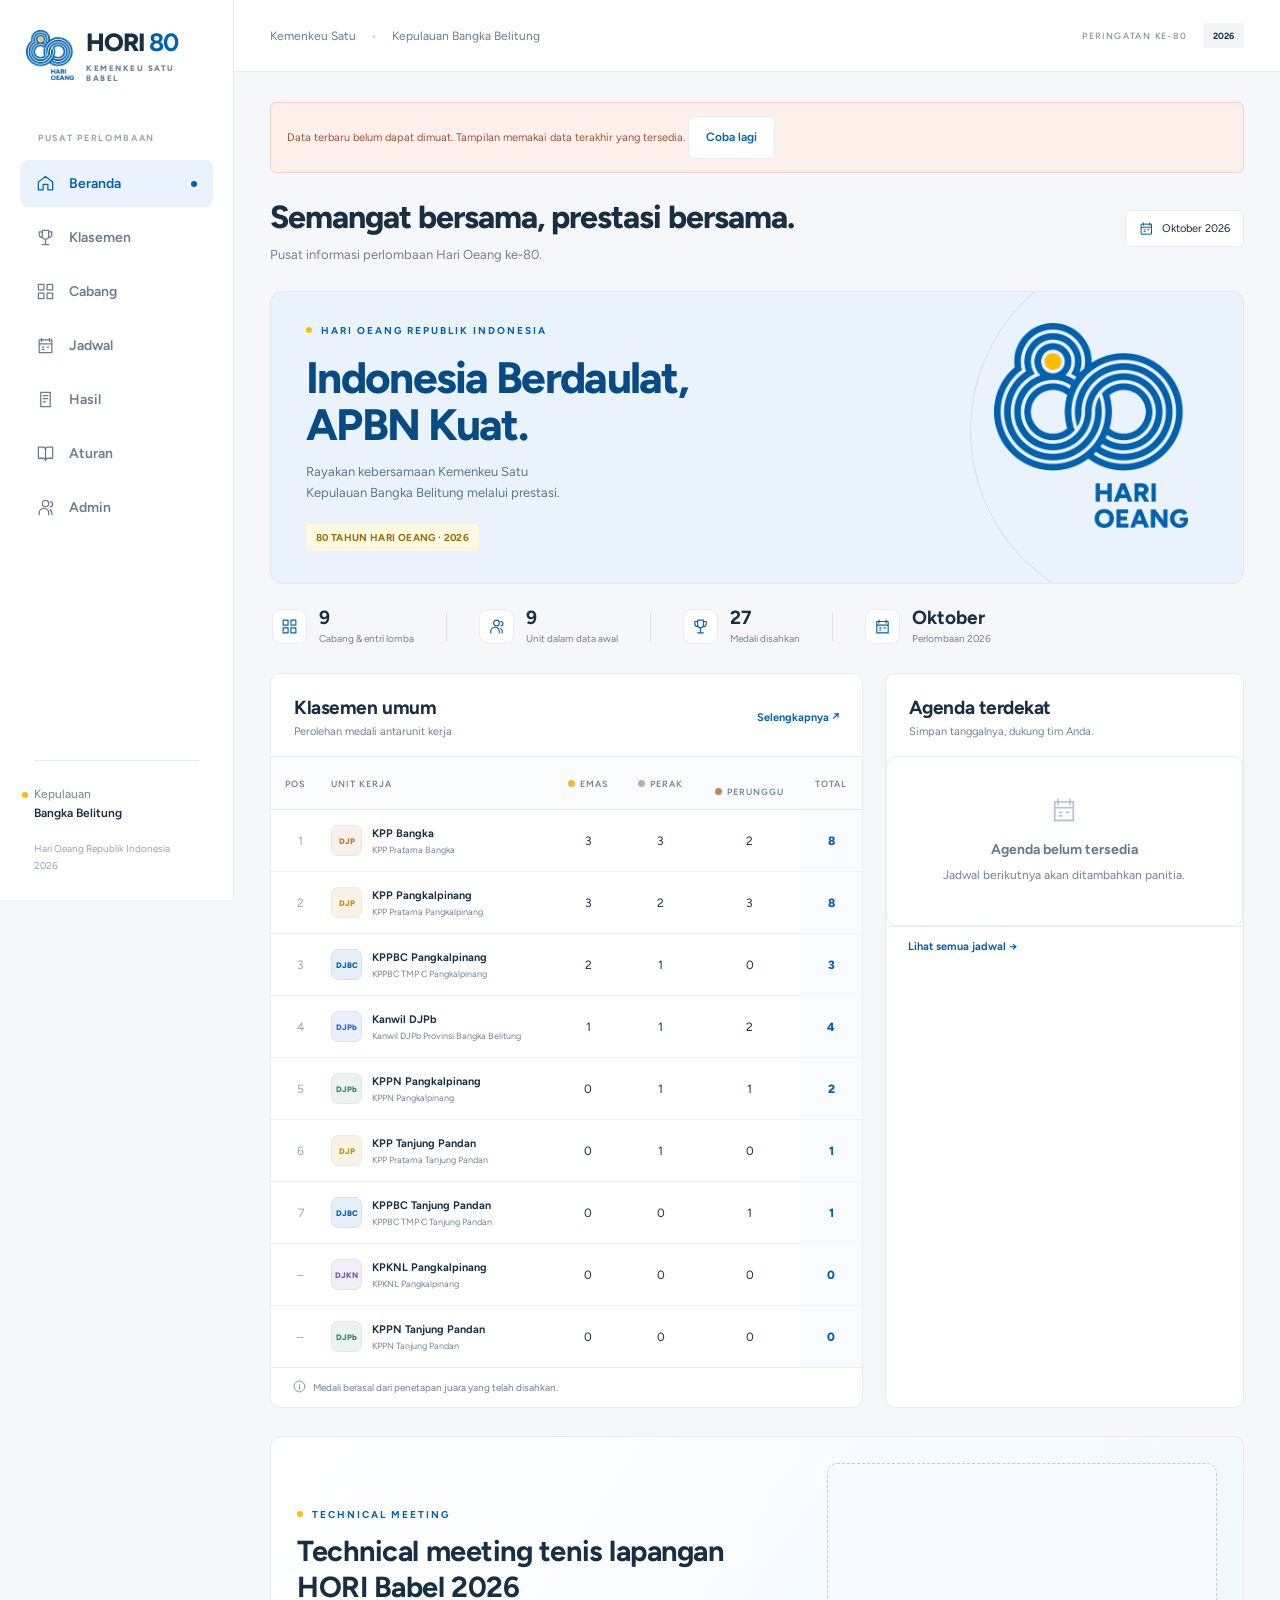
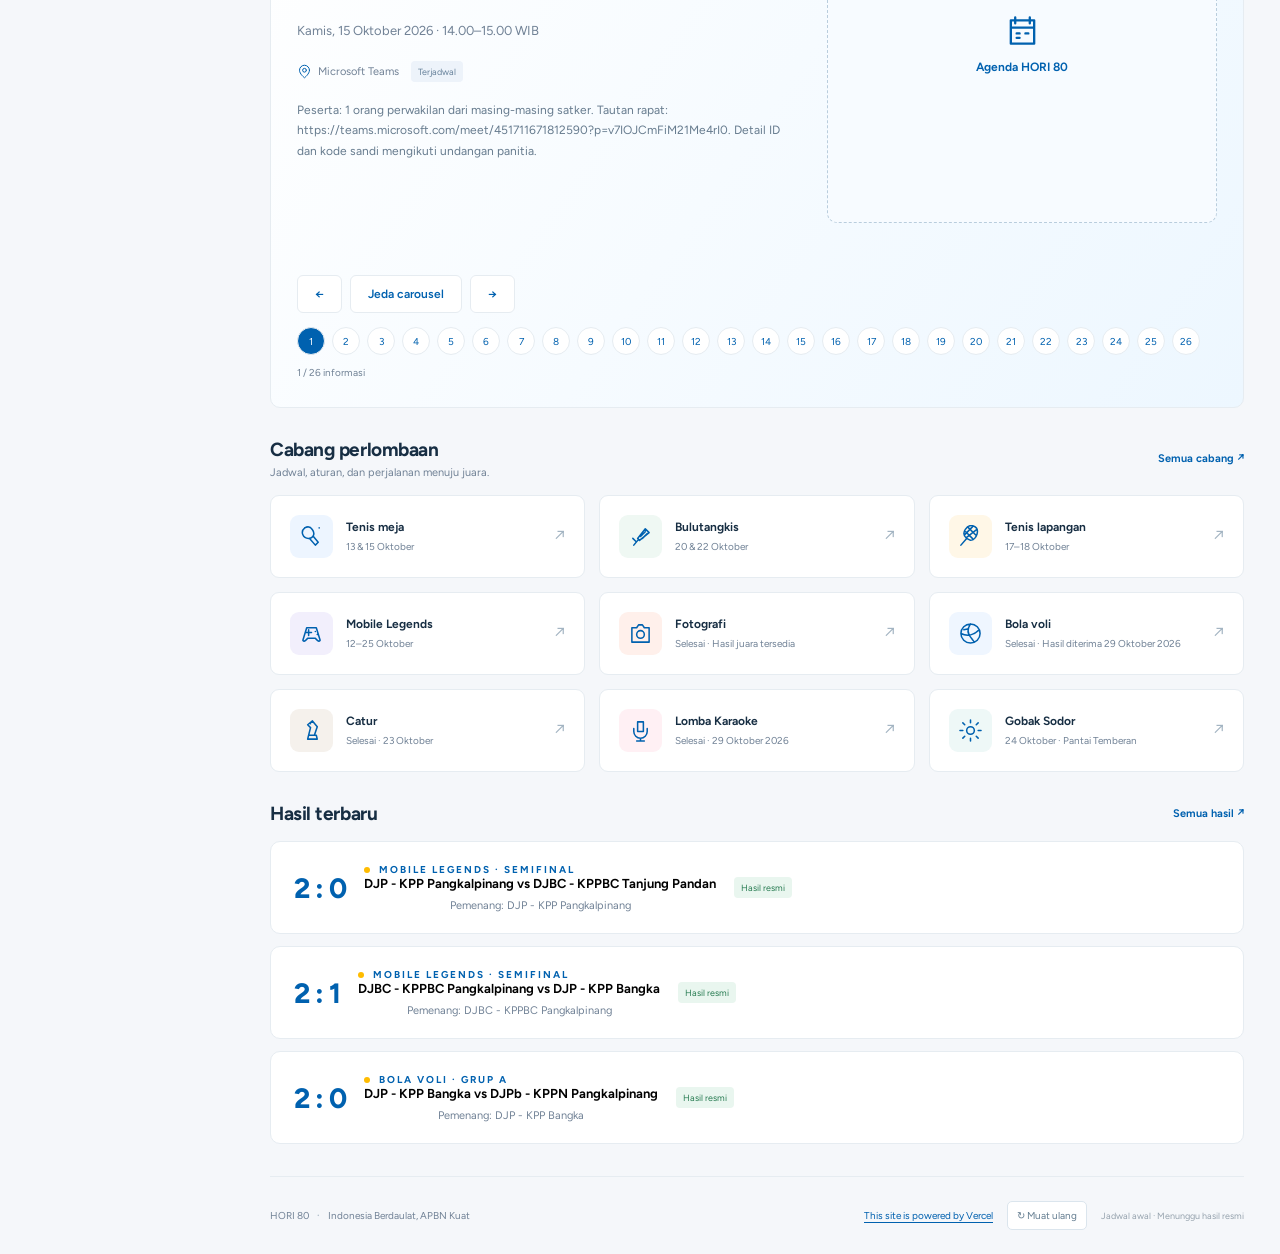
<file: frontend/index.html>
<!doctype html>
<html lang="id">
<head>
  <meta charset="UTF-8"><meta name="viewport" content="width=device-width, initial-scale=1">
  <meta name="theme-color" content="#0061AF">
  <meta name="description" content="Jadwal, klasemen, bagan turnamen, dan hasil resmi HORI 80 Kemenkeu Satu Kepulauan Bangka Belitung 2026. Indonesia Berdaulat, APBN Kuat.">
  <title>HORI 80 · Kemenkeu Satu Babel</title>
  <link rel="icon" href="assets/hori-logo-source.png"><link rel="stylesheet" href="styles.css">
  <script defer src="seed.js"></script><script defer src="engine.js"></script><script defer src="config.js"></script><script defer src="content.js"></script><script defer src="slideshow.js"></script><script defer src="app.js"></script>
</head>
<body>
  <a class="skip" href="#main">Langsung ke konten</a>
  <aside class="sidebar">
    <a class="brand" href="#beranda"><img src="assets/hori-logo-source.png" alt="Logo resmi Hari Oeang ke-80"><span>HORI <b>80</b><small>KEMENKEU SATU BABEL</small></span></a>
    <div class="nav-label">PUSAT PERLOMBAAN</div>
    <nav aria-label="Navigasi utama" id="nav"></nav>
    <div class="sidebar-bottom"><span class="region-dot"></span>Kepulauan<br><b>Bangka Belitung</b><small>Hari Oeang Republik Indonesia<br>2026</small></div>
  </aside>
  <div class="shell">
    <header class="topbar"><span class="top-title">Kemenkeu Satu <b>•</b> Kepulauan Bangka Belitung</span><span class="top-year">PERINGATAN KE-80 <b>2026</b></span></header>
    <main id="main" tabindex="-1"><div id="app" aria-live="polite"></div></main>
    <footer><span>HORI 80 <b>·</b> Indonesia Berdaulat, APBN Kuat</span><a class="hosting-credit" href="https://vercel.com/">This site is powered by Vercel</a><button id="refresh" class="refresh">↻ Muat ulang</button><small id="sync"></small></footer>
  </div>
  <dialog id="match-dialog"><div id="match-content"></div><button id="close-dialog" class="button">Tutup</button></dialog>
  <dialog id="poster-dialog"><h2 id="poster-title"></h2><img id="poster-full" alt=""><form method="dialog"><button class="button">Tutup poster</button></form></dialog>
  <div id="toast" role="status"></div>
</body>
</html>
</file>
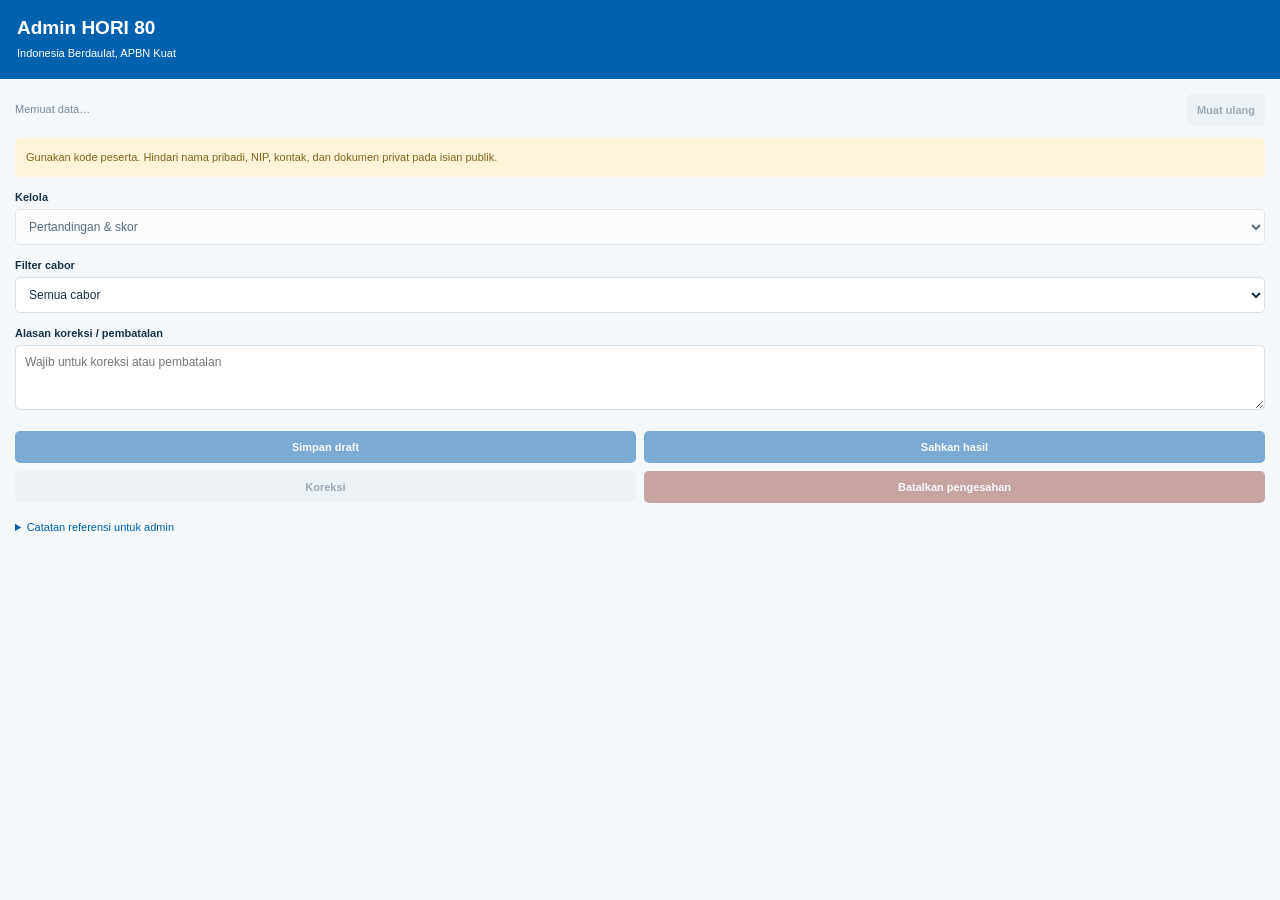
<file: backend/Admin.html>
<!doctype html><html lang="id"><head><base target="_top"><meta name="viewport" content="width=device-width,initial-scale=1"><style>
body{font:13px Arial,sans-serif;margin:0;color:#173348;background:#f5f8fb}header{background:#0061af;color:white;padding:17px}header h1{font-size:19px;margin:0 0 6px}header p{font-size:11px;margin:0;line-height:1.5}main{padding:15px}label{display:block;font-size:11px;font-weight:600;margin:14px 0 6px}input,select,textarea{box-sizing:border-box;width:100%;padding:9px;border:1px solid #d6e0e8;border-radius:5px;background:white;font:12px Arial,sans-serif;color:#173348}textarea{min-height:65px;resize:vertical}input[type=checkbox]{width:auto;margin-right:7px}input[readonly]{background:#eef3f7}button{cursor:pointer;border:0;border-radius:5px;padding:10px;font:600 11px Arial,sans-serif;background:#0061af;color:white}button:disabled{opacity:.5;cursor:wait}.row{display:flex;gap:8px}.row>div{flex:1;min-width:0}.actions{display:grid;grid-template-columns:1fr 1fr;gap:8px;margin-top:18px}.warning{background:#fff4d7;color:#84641b;border-radius:5px;padding:11px;font-size:11px;line-height:1.6}.note{font-size:11px;color:#778b9b;line-height:1.6}.secondary{background:#e7edf3;color:#486174}.danger{background:#965249}.part{border:1px solid #dfe7ee;border-radius:6px;background:white;padding:10px;margin:12px 0}.part h3{margin:0;font-size:12px}#message{font-size:12px;line-height:1.6;margin-top:14px;white-space:pre-wrap}#message.error{color:#a33b25}.checkbox{font-size:11px;font-weight:400;line-height:1.5}.toolbar{display:flex;justify-content:space-between;align-items:center;margin-bottom:12px}h2{font-size:14px;margin:20px 0 8px}.hidden{display:none}details{margin:18px 0}summary{font-size:11px;color:#0061af;cursor:pointer}
body[data-web-admin] main{max-width:850px;margin:auto;padding:24px}body[data-web-admin] header{text-align:center}#login-panel{max-width:430px;margin:32px auto;padding:24px}#login-panel h2{font-size:22px}#login-message{color:#a33b25;line-height:1.6}#logout{margin-left:10px}.drive-picker{padding:12px;background:#eef4fa;margin-top:15px;border-radius:6px}</style></head><body><header><h1>Admin HORI 80</h1><p>Indonesia Berdaulat, APBN Kuat</p></header><section id="login-panel" class="hidden"><h2>Masuk admin</h2><p class="note">Masukkan kunci akses dari pengelola HORI 80.</p><form id="login-form"><label for="admin-key">Kunci akses admin</label><input id="admin-key" type="password" autocomplete="off" required><button id="login-button" type="submit" style="margin-top:16px">Masuk</button></form><p id="login-message" role="alert"></p></section><main id="admin-editor"><div class="toolbar"><span id="revision" class="note">Memuat data…</span><div><button class="secondary" id="reload">Muat ulang</button><button class="secondary hidden" id="logout">Keluar</button></div></div><div class="warning">Gunakan kode peserta. Hindari nama pribadi, NIP, kontak, dan dokumen privat pada isian publik.</div><label for="kind">Kelola</label><select id="kind"><option value="matches">Pertandingan & skor</option><option value="schedule">Jadwal kegiatan</option><option value="awards">Penetapan juara</option><option value="penalties">Penalti MLBB</option><option value="groups">Grup MLBB</option><option value="judging">Penilaian fotografi</option><option value="works">Karya fotografi</option><option value="sports">Cabang & kontribusi medali</option><option value="participants">Peserta anonim</option><option value="units">Unit kerja</option><option value="settings">Pengaturan pengesahan</option></select><label for="sport-filter">Filter cabor</label><select id="sport-filter"><option value="">Semua cabor</option></select><div id="selector"></div><form id="form"><div id="fields"></div><label for="reason">Alasan koreksi / pembatalan</label><textarea id="reason" placeholder="Wajib untuk koreksi atau pembatalan"></textarea><div class="actions"><button type="button" data-action="save">Simpan draft</button><button type="button" data-action="approve">Sahkan hasil</button><button class="secondary" type="button" data-action="correct">Koreksi</button><button class="danger" type="button" data-action="revoke">Batalkan pengesahan</button></div></form><div id="message" role="status"></div><details><summary>Catatan referensi untuk admin</summary><div id="source-notes" class="note"></div></details></main><script>
(function(root){
'use strict';
function unit(data,id){return data.units.find(u=>u.id===id);}
function sport(data,id){return data.sports.find(s=>s.id===id);}
function validOfficial(m){return m&&m.state==='official'&&!m.needsReview;}
function resolvedMatch(data,m,visited){
 const copy=JSON.parse(JSON.stringify(m)),seen=new Set(visited||[]);if(seen.has(m.id))throw Error('Siklus bagan tidak valid.');seen.add(m.id);
 ['A','B'].forEach(side=>{const src=m['source'+side];if(!src)return;const parent=data.matches.find(x=>x.id===src.match);if(!validOfficial(parent)){copy['team'+side]=null;return;}const p=resolvedMatch(data,parent,seen);copy['team'+side]=src.outcome==='winner'?p.winnerId:(p.teamA===p.winnerId?p.teamB:p.teamA);});return copy;
}
function medals(data,sportId){
 const rows=data.units.map(u=>({...u,gold:0,silver:0,bronze:0,total:0})),seen=new Set();
 data.awards.filter(a=>a.state==='official'&&(!sportId||a.sportId===sportId)).forEach(a=>{const s=sport(data,a.sportId),key=a.sportId+'|'+a.categoryId+'|'+a.rank;if(!s||!s.medalEnabled||!s.medalConfirmed||seen.has(key)||a.exhibition)return;seen.add(key);const u=rows.find(r=>r.id===a.unitId);if(!u)return;const field={1:'gold',2:'silver',3:'bronze'}[a.rank];if(field){u[field]++;u.total++;}});
 rows.sort((a,b)=>b.gold-a.gold||b.silver-a.silver||b.bronze-a.bronze||a.name.localeCompare(b.name,'id'));
 let prev=null;rows.forEach((r,i)=>{r.rank=data.settings.standingsConfirmed&&r.total?((prev&&r.gold===prev.gold&&r.silver===prev.silver&&r.bronze===prev.bronze)?prev.rank:i+1):null;prev=r;});return rows;
}
function photoScore(values,scale){if(!Number.isFinite(scale)||scale<=0||!Array.isArray(values)||values.length!==5)throw Error('Tetapkan skala dan lima nilai penjurian.');if(values.some(v=>!Number.isFinite(v)||v<0||v>scale))throw Error('Nilai di luar skala.');return Math.round(values.reduce((a,v,i)=>a+v/scale*[30,25,20,15,10][i],0)*100)/100;}
function validateGame(g,s,settings){
 if(!Number.isInteger(g.a)||!Number.isInteger(g.b)||g.a<0||g.b<0||g.a===g.b)throw Error('Skor gim harus bilangan bulat dan menentukan pemenang.');
 const hi=Math.max(g.a,g.b),lo=Math.min(g.a,g.b),target=s.id==='tenis-meja'?11:21;
 if(hi<target)throw Error('Gim belum mencapai target poin.');
 if(s.id==='bulutangkis'){if(hi>30||!(hi===target&&lo<=target-2||hi>target&&hi<30&&hi-lo===2||hi===30&&(lo===28||lo===29)))throw Error('Skor gim bulutangkis tidak valid.');if(lo>=20&&!settings.badmintonDeuce)throw Error('Konfirmasi aturan deuce bulutangkis dahulu.');}
 else {if(!(hi===11&&lo<=9||hi>11&&hi-lo===2))throw Error('Skor gim tenis meja tidak valid.');if(lo>=10&&!settings.tennisTableDeuce)throw Error('Konfirmasi deuce tenis meja dahulu.');}
 return g.a>g.b?'A':'B';
}
function validateMatch(data,input){
 const m=resolvedMatch(data,input),s=sport(data,m.sportId);if(!s)throw Error('Cabang tidak ditemukan.');if(!m.teamA||!m.teamB||m.teamA===m.teamB)throw Error('Dua peserta resmi harus tersedia.');if(![m.teamA,m.teamB].includes(m.winnerId))throw Error('Pemenang harus merupakan salah satu peserta.');
 if(m.wo){if(m.parts&&m.parts.length||m.scoreA!=null||m.scoreB!=null)throw Error('WO disimpan tanpa skor fiktif.');return {...m,status:'Selesai'};}
 if(s.type==='team'){
  if(s.id==='tenis-meja'&&!data.settings.tableOrderConfirmed)throw Error('Sahkan urutan partai tenis meja dahulu.');
  const order=s.id==='bulutangkis'?['Ganda campuran','Ganda putra','Ganda putri']:data.settings.tablePartOrder;
  if(!Array.isArray(m.parts)||m.parts.length!==3)throw Error('Isi tiga partai, termasuk Tidak dimainkan bila perlu.');
  let a=0,b=0;const need=Math.ceil(s.bestOf/2);
  m.parts.forEach((p,i)=>{
   if(p.name!==order[i])throw Error('Urutan partai tidak sesuai konfigurasi.');
   if(a===2||b===2){if(p.status!=='Tidak dimainkan'||p.games&&p.games.length)throw Error('Partai setelah kemenangan tim harus Tidak dimainkan tanpa skor.');return;}
   if(p.status!=='Selesai'||!Array.isArray(p.games))throw Error('Partai wajib memiliki skor gim selesai.');
   let ga=0,gb=0;p.games.forEach(g=>{if(ga===need||gb===need)throw Error('Ada gim setelah partai berakhir.');const win=validateGame(g,s,data.settings);if(win==='A')ga++;else gb++;});
   if(Math.max(ga,gb)!==need)throw Error('Partai belum selesai.');p.scoreA=ga;p.scoreB=gb;if(ga>gb)a++;else b++;
  });
  if(Math.max(a,b)!==2)throw Error('Tim belum memenangkan dua partai.');m.scoreA=a;m.scoreB=b;
 } else if(s.id==='mlbb'){
  const need=m.stage==='Grand final'?3:2;
  if(!Number.isInteger(m.scoreA)||!Number.isInteger(m.scoreB)||m.scoreA<0||m.scoreB<0||Math.max(m.scoreA,m.scoreB)!==need||Math.min(m.scoreA,m.scoreB)>=need)throw Error('Skor seri tidak sesuai BO3/BO5.');
 } else if(s.id==='tenis-lapangan'){
  const target=m.stage==='Final'?7:6,hi=Math.max(m.scoreA,m.scoreB),lo=Math.min(m.scoreA,m.scoreB);
  if(!Number.isInteger(m.scoreA)||!Number.isInteger(m.scoreB)||lo<0||hi!==target||lo>target-1)throw Error('Skor set tidak sesuai pro set lokal.');
  if(lo===target-1){const tb=m.tieBreak;if(!tb||!Number.isInteger(tb.a)||!Number.isInteger(tb.b))throw Error('Isi skor tie-break.');const h=Math.max(tb.a,tb.b),l=Math.min(tb.a,tb.b);if(!(h===7&&l<=5||h>7&&h<10&&h-l===2||h===10&&(l===8||l===9)))throw Error('Tie-break lokal tidak valid.');if((tb.a>tb.b)!==(m.scoreA>m.scoreB))throw Error('Pemenang tie-break tidak sesuai skor set.');}
 } else {if(!Number.isFinite(m.scoreA)||!Number.isFinite(m.scoreB)||m.scoreA===m.scoreB||m.scoreA<0||m.scoreB<0)throw Error('Isi skor akhir yang menentukan pemenang.');}
 if((m.scoreA>m.scoreB?m.teamA:m.teamB)!==m.winnerId)throw Error('Pemenang tidak sesuai skor.');return {...m,status:'Selesai'};
}
function groupTable(data,group){
 const rows=group.unitIds.map(id=>({unitId:id,played:0,won:0,lost:0,gameWins:0,gameLosses:0,penalty:0,points:0,percent:0}));
 const matches=data.matches.filter(m=>m.sportId==='mlbb'&&m.groupId===group.id&&validOfficial(m));
 matches.forEach(m=>{const a=rows.find(x=>x.unitId===m.teamA),b=rows.find(x=>x.unitId===m.teamB);if(!a||!b)return;[a,b].forEach(r=>r.played++);const win=m.winnerId===m.teamA?a:b,lose=win===a?b:a;win.won++;lose.lost++;
 if(!m.wo){a.gameWins+=m.scoreA;a.gameLosses+=m.scoreB;b.gameWins+=m.scoreB;b.gameLosses+=m.scoreA;}
 if(data.settings.mlPointsUnit==='match')win.points++;
 if(data.settings.mlPointsUnit==='game'){if(m.wo)win.points++;else{a.points+=m.scoreA;b.points+=m.scoreB;}}
 });
 data.penalties.filter(p=>p.state==='official'&&p.groupId===group.id).forEach(p=>{const r=rows.find(x=>x.unitId===p.unitId);if(r)r.penalty+=p.points;});
 rows.forEach(r=>{r.points+=r.penalty;r.percent=r.gameWins+r.gameLosses?r.gameWins/(r.gameWins+r.gameLosses)*100:0;});
 rows.sort((a,b)=>b.points-a.points||b.percent-a.percent);
 const buckets=new Map();rows.forEach(r=>{const key=r.points+'|'+r.percent;if(!buckets.has(key))buckets.set(key,[]);buckets.get(key).push(r);});
 buckets.forEach(tied=>{if(tied.length===2){const head=matches.filter(m=>tied.every(r=>[m.teamA,m.teamB].includes(r.unitId)));const counts=tied.map(r=>head.filter(m=>m.winnerId===r.unitId).length);if(counts[0]!==counts[1]){const p=rows.indexOf(tied[0]);if(counts[1]>counts[0])rows.splice(p,2,tied[1],tied[0]);return;}}if(tied.length>1)tied.forEach(r=>r.tieUnresolved=true);});
 return {official:!!data.settings.mlConfirmed&&['match','game'].includes(data.settings.mlPointsUnit),rows};
}
const api={unit,sport,validOfficial,resolvedMatch,medals,photoScore,validateMatch,groupTable};root.HORI_ENGINE=api;if(typeof module==='object'&&module.exports)module.exports=api;
})(typeof window==='undefined'?globalThis:window);

let data=null,current=null,busy=false,pending=null,adminToken=null,driveFiles=[];
const webMode=document.body.dataset.webAdmin==='true';
const E=globalThis.HORI_ENGINE,$=id=>document.getElementById(id),esc=v=>String(v??'').replace(/[&<>"']/g,c=>({'&':'&amp;','<':'&lt;','>':'&gt;','"':'&quot;',"'":'&#39;'}[c]));
function option(items,value,blank=true){return (blank?'<option value="">Pilih</option>':'')+items.map(x=>'<option value="'+esc(x.id)+'" '+(x.id===value?'selected':'')+'>'+esc(x.name||x.short||x.label||x.id)+'</option>').join('');}
function input(k,label,value='',type='text'){return '<label for="f-'+k+'">'+esc(label)+'</label><input id="f-'+k+'" name="'+k+'" type="'+type+'" value="'+esc(value??'')+'">';}
function select(k,label,items,value){return '<label for="f-'+k+'">'+esc(label)+'</label><select id="f-'+k+'" name="'+k+'">'+option(items,value)+'</select>';}
function area(k,label,value=''){return '<label for="f-'+k+'">'+esc(label)+'</label><textarea id="f-'+k+'" name="'+k+'">'+esc(value)+'</textarea>';}
function check(k,label,value){return '<label class="checkbox"><input type="checkbox" id="f-'+k+'" name="'+k+'" '+(value?'checked':'')+'>'+esc(label)+'</label>';}
function lock(value){busy=value;document.querySelectorAll('button').forEach(b=>b.disabled=value);$('kind').disabled=value;}
function message(text,error=false){$('message').textContent=text;$('message').classList.toggle('error',error);}
function load(preferredId){if(typeof preferredId!=='string')preferredId=current?.id||null;lock(true);google.script.run.withSuccessHandler(d=>{data=d;pending=null;lock(false);const selected=$('sport-filter').value||document.body.dataset.initialSport||'';$('sport-filter').innerHTML='<option value="">Semua cabor</option>'+option(d.sports,selected,false);$('sport-filter').value=selected;document.body.dataset.initialSport='';$('revision').textContent='Revisi '+d.settings.revision;renderSelector(preferredId);$('source-notes').innerHTML=d.sports.flatMap(s=>(s.notes||[]).map(n=>'<p><b>'+esc(s.name)+'</b>: '+esc(n)+'</p>')).join('');}).withFailureHandler(e=>{lock(false);message(e.message,true);if(webMode&&/Sesi admin/.test(e.message)){showLogin();$('login-message').textContent=e.message;}}).adminLoad(adminToken);}
function recordLabel(kind,x){if(kind==='matches')return (data.sports.find(s=>s.id===x.sportId)?.name||'')+' · '+x.label+' · '+x.stage;return x.title||x.name||x.short||x.code||x.id;}
function renderSelector(preferredId){const k=$('kind').value;if(k==='settings'){$('selector').innerHTML='';current=null;renderFields();return;}const chosen=$('sport-filter').value;const list=(data[k]||[]).filter(x=>!chosen||!['matches','schedule','awards','sports','participants','works','judging'].includes(k)||(k==='sports'?x.id===chosen:k==='works'||k==='judging'?chosen==='fotografi':x.sportId===chosen));$('selector').innerHTML='<label for="record">Pilih data</label><select id="record">'+(k==='sports'?'':'<option value="">+ Tambah data</option>')+list.map(x=>'<option value="'+esc(x.id)+'">'+esc(recordLabel(k,x))+'</option>').join('')+'</select>';if(preferredId&&list.some(x=>x.id===preferredId))$('record').value=preferredId;else if(k==='matches'&&list.length)$('record').value=list[0].id;current=list.find(x=>x.id===$('record').value)||null;$('record').onchange=()=>{current=list.find(x=>x.id===$('record').value)||null;renderFields();};renderFields();}
function localTime(s){return s?new Date(s).toLocaleString('sv-SE',{timeZone:'Asia/Jakarta'}).replace(' ','T').slice(0,16):'';}
function renderFields(){const kind=$('kind').value,c=current||{},units=data.units.map(u=>({id:u.id,name:u.short})),sports=data.sports;let html='';
if(kind==='settings'){const s=data.settings;html='<h2>Pengesahan panitia</h2>'+check('standingsConfirmed','Sahkan klasemen umum: emas, perak, perunggu',s.standingsConfirmed)+select('mlPointsUnit','Unit penghitungan poin MLBB',[{id:'unconfirmed',name:'Belum dikonfirmasi'},{id:'match',name:'Per match/seri'},{id:'game',name:'Per game'}],s.mlPointsUnit)+check('mlConfirmed','Sahkan metode poin & pemecah seri MLBB',s.mlConfirmed)+'<p class="note">Persentase: gim menang / total gim dimainkan × 100. WO memberi +1 tanpa skor gim fiktif.</p>'+input('photoScale','Skala nilai fotografi (kosong jika belum ditetapkan)',s.photoScale,'number')+select('tableSecond','Partai kedua tenis meja',[{id:'Ganda campuran',name:'Ganda campuran'},{id:'Ganda putri',name:'Ganda putri'}],s.tablePartOrder[1])+check('tableOrderConfirmed','Sahkan urutan partai tenis meja',s.tableOrderConfirmed)+check('tennisTableDeuce','Konfirmasi tenis meja: deuce selisih dua',s.tennisTableDeuce)+check('badmintonDeuce','Konfirmasi bulutangkis: selisih dua, poin 30 penentu',s.badmintonDeuce);}
else{html=input('id','ID tetap',c.id||'');if(c.state)html+='<p class="note">Status: '+esc(c.state)+(c.needsReview?' · Perlu pemeriksaan':'')+'</p>';
if(['matches','schedule','awards','sports','participants'].includes(kind))html+=(kind==='sports'?'':select('sportId','Cabang',sports,c.sportId||$('sport-filter').value));
if(kind==='matches'){const m=c.id?E.resolvedMatch(data,c):c;html+=input('label','Kode pertandingan',c.label)+input('stage','Babak (contoh: Final / Grand final)',c.stage)+select('teamA','Tim A',units,m.teamA)+select('teamB','Tim B',units,m.teamB)+input('date','Jadwal WIB',localTime(c.date),'datetime-local')+input('location','Lokasi',c.location||'Menunggu informasi')+select('groupId','Grup MLBB (jika fase grup)',data.groups,c.groupId);
['A','B'].forEach(side=>{html+='<details><summary>Sumber slot tim '+side+'</summary>'+select('source'+side,'Sumber pertandingan',data.matches.filter(x=>x.id!==c.id&&x.sportId===c.sportId).map(x=>({id:x.id,name:x.label+' · '+x.stage})),c['source'+side]?.match)+select('outcome'+side,'Ambil dari',[{id:'winner',name:'Pemenang'},{id:'loser',name:'Kalah'}],c['source'+side]?.outcome||'winner')+'</details>';});
html+=select('winnerId','Pemenang',units,c.winnerId)+check('wo','Menang WO, tanpa skor',c.wo)+'<div class="row"><div>'+input('scoreA','Gim/set Tim A',c.scoreA,'number')+'</div><div>'+input('scoreB','Gim/set Tim B',c.scoreB,'number')+'</div></div><p class="note">Untuk beregu, skor pertemuan dihitung dari partai. Untuk MLBB: isi gim seri. Tenis: isi game set.</p><div class="row"><div>'+input('tbA','Tie-break A (tenis)',c.tieBreak?.a,'number')+'</div><div>'+input('tbB','Tie-break B (tenis)',c.tieBreak?.b,'number')+'</div></div><div id="parts"></div>';}
if(kind==='schedule')html+=input('title','Judul kegiatan',c.title)+select('type','Jenis kegiatan',['Pendaftaran','Verifikasi','Technical meeting','Pertandingan','Pengumpulan karya','Penjurian','Pengumuman'].map(x=>({id:x,name:x})),c.type)+check('allDay','Jam belum ditentukan / rentang hari',c.allDay)+input('date','Mulai WIB',localTime(c.date),'datetime-local')+input('endDate','Selesai WIB (opsional)',localTime(c.endDate),'datetime-local')+input('location','Lokasi',c.location||'Menunggu informasi')+area('note','Catatan publik',c.note)+select('status','Status',['Terjadwal','Berlangsung','Selesai','Ditunda','Dibatalkan'].map(x=>({id:x,name:x})),c.status||'Terjadwal')+'<label>Unit terkait (opsional)</label>'+units.map(u=>check('u-'+u.id,u.name,(c.unitIds||[]).includes(u.id))).join('');
if(kind==='awards')html+=input('categoryId','Kode kategori medali',c.categoryId)+select('unitId','Unit kerja',units,c.unitId)+select('rank','Juara',[{id:'1',name:'I / emas'},{id:'2',name:'II / perak'},{id:'3',name:'III / perunggu'}],String(c.rank||''))+select('resultId','Dasar final / juara III / karya',data.matches.map(x=>({id:x.id,name:recordLabel('matches',x)})).concat(data.works.map(w=>({id:w.id,name:w.code+' · '+w.title}))),c.resultId)+area('decisionNote','Dasar keputusan panitia untuk cabang lain',c.decisionNote)+check('exhibition','Penghargaan ekshibisi, tidak menambah medali',c.exhibition);
if(kind==='penalties')html+=select('groupId','Grup',data.groups,c.groupId)+select('unitId','Tim',units,c.unitId)+select('penaltyReason','Alasan',[{id:'chat all/radio all',name:'chat all/radio all'},{id:'Nickname berbeda',name:'Nickname berbeda'}],c.reason)+'<p class="note">Nilai penalti: −1. Berlaku setelah pengesahan.</p>';
if(kind==='groups')html+=input('name','Nama grup',c.name)+'<label>Tim peserta grup</label>'+units.map(u=>check('u-'+u.id,u.name,(c.unitIds||[]).includes(u.id))).join('');
if(kind==='judging')html+=select('workId','Karya',data.works.map(w=>({id:w.id,name:w.code+' · '+w.title})),c.workId)+input('judgeCode','Kode juri anonim',c.judgeCode||'J01')+'<p class="note">Skala saat ini: '+esc(data.settings.photoScale||'belum ditetapkan')+'. Nilai akhir dinormalisasi ke 100.</p>'+['Kesesuaian tema 30%','Kreativitas & orisinalitas 25%','Komposisi & teknik 20%','Pesan / cerita 15%','Estetika 10%'].map((label,i)=>input('v'+i,label,c.values?.[i],'number')).join('');
if(kind==='works')html+=input('code','Kode karya',c.code)+input('participantCode','Kode peserta anonim',c.participantCode)+select('unitId','Unit kerja',units,c.unitId)+input('title','Judul karya',c.title)+input('location','Lokasi pengambilan',c.location)+area('description','Deskripsi yang sudah disaring',c.description)+input('imageUrl','URL HTTPS foto publik',c.imageUrl,'url')+input('sizeMB','Ukuran foto MB (minimal 2)',c.sizeBytes?c.sizeBytes/1000000:'','number')+check('metadataClean','Metadata sudah dibersihkan',c.metadataClean)+check('publicApproved','Izin publikasi sudah diperoleh',c.publicApproved);
if(kind==='sports')html+=input('name','Nama cabang',c.name)+input('tag','Kategori tampilan',c.tag)+input('period','Ringkasan tanggal',c.period)+area('rules','Ringkasan aturan (satu per baris)',(c.rules||[]).join('\n'))+check('medalEnabled','Cabang ikut perolehan medali',c.medalEnabled)+check('medalConfirmed','Kontribusi cabang disahkan panitia',c.medalConfirmed);
if(kind==='participants')html+=select('unitId','Unit kerja',units,c.unitId)+input('code','Kode peserta / pasangan anonim',c.code);
if(kind==='units')html+=input('name','Nama lengkap unit',c.name)+input('short','Nama ringkas',c.short)+input('mark','Singkatan',c.mark)+input('color','Warna unit HEX',c.color||'#0061af');
}
$('fields').innerHTML=html;$('reason').value='';if(c.id)$('f-id').readOnly=true;else if(kind!=='settings')$('f-id').value=(kind==='matches'?($('sport-filter').value||'MATCH'):kind.toUpperCase())+'-'+Date.now().toString(36);if(kind==='works')$('fields').insertAdjacentHTML('beforeend','<div class="drive-picker"><button type="button" id="drive-load">Pilih gambar dari Drive</button><div id="drive-options"></div></div>');if($('drive-load'))$('drive-load').onclick=loadDrive;document.querySelectorAll('[data-action]').forEach(b=>{b.classList.toggle('hidden',kind==='settings'&&b.dataset.action!=='save');if(kind==='settings'&&b.dataset.action==='save')b.textContent='Simpan pengaturan';else if(b.dataset.action==='save')b.textContent='Simpan draft';});
if(kind==='matches'){$('f-sportId').addEventListener('change',renderParts);renderParts();}}
function renderParts(){const sport=$('f-sportId').value,order=sport==='tenis-meja'?data.settings.tablePartOrder:sport==='bulutangkis'?['Ganda campuran','Ganda putra','Ganda putri']:[];$('parts').innerHTML=order.map((name,i)=>{const p=current?.parts?.[i]||{};return '<div class="part"><h3>'+esc(name)+'</h3>'+select('pstatus'+i,'Status',[{id:'Selesai',name:'Selesai'},{id:'Tidak dimainkan',name:'Tidak dimainkan'}],p.status||'Selesai')+input('pgames'+i,'Skor gim: A-B, dipisahkan koma',(p.games||[]).map(g=>g.a+'-'+g.b).join(', '))+'</div>';}).join('');}
function get(k){return $('f-'+k)?.value?.trim()||'';}function yes(k){return !!$('f-'+k)?.checked;}function num(k){const v=get(k);return v===''?null:Number(v);}function dt(k,allDay){const v=get(k);return v?(allDay?v.slice(0,10):v+':00+07:00'):null;}
function collect(){const kind=$('kind').value;if(kind==='settings')return {standingsConfirmed:yes('standingsConfirmed'),mlPointsUnit:get('mlPointsUnit'),mlConfirmed:yes('mlConfirmed'),photoScale:num('photoScale'),tablePartOrder:['Ganda putra',get('tableSecond'),get('tableSecond')==='Ganda campuran'?'Ganda putri':'Ganda campuran'],tableOrderConfirmed:yes('tableOrderConfirmed'),tennisTableDeuce:yes('tennisTableDeuce'),badmintonDeuce:yes('badmintonDeuce')};
let out={...(current||{}),id:get('id')};['sportId','unitId','code','label','stage','location','title','tag','period','name','short','mark','color','categoryId','resultId','decisionNote','participantCode','description','imageUrl','workId','judgeCode','groupId','type','status'].forEach(k=>{if($('f-'+k))out[k]=get(k);});
if(kind==='matches'){out.date=dt('date',false);out.teamA=get('teamA')||null;out.teamB=get('teamB')||null;['A','B'].forEach(s=>out['source'+s]=get('source'+s)?{match:get('source'+s),outcome:get('outcome'+s)}:null);out.winnerId=get('winnerId')||null;out.wo=yes('wo');out.scoreA=out.wo?null:num('scoreA');out.scoreB=out.wo?null:num('scoreB');out.tieBreak=num('tbA')!==null&&num('tbB')!==null?{a:num('tbA'),b:num('tbB')}:null;const sport=data.sports.find(s=>s.id===out.sportId),order=out.sportId==='tenis-meja'?data.settings.tablePartOrder:['Ganda campuran','Ganda putra','Ganda putri'];out.parts=sport?.type==='team'&&!out.wo?order.map((name,i)=>{const status=get('pstatus'+i),raw=get('pgames'+i);const games=status==='Tidak dimainkan'||!raw?[]:raw.split(',').map(v=>{const p=v.trim().match(/^(\d+)\s*[-:]\s*(\d+)$/);if(!p)throw Error('Skor gim memakai format 11-5, 11-8, 11-9.');return {a:Number(p[1]),b:Number(p[2])};});return {name,status,games};}):[];}
if(kind==='schedule'){out.allDay=yes('allDay');out.date=dt('date',out.allDay);out.endDate=dt('endDate',out.allDay);out.note=get('note');out.unitIds=data.units.filter(u=>yes('u-'+u.id)).map(u=>u.id);}
if(kind==='groups')out.unitIds=data.units.filter(u=>yes('u-'+u.id)).map(u=>u.id);
if(kind==='awards'){out.rank=num('rank');out.exhibition=yes('exhibition');}
if(kind==='penalties'){out.points=-1;out.reason=get('penaltyReason');}
if(kind==='judging')out.values=[0,1,2,3,4].map(i=>num('v'+i));
if(kind==='works'){out.sizeBytes=Math.round(num('sizeMB')*1000000);out.mimeType='image/jpeg';out.metadataClean=yes('metadataClean');out.publicApproved=yes('publicApproved');}
if(kind==='sports'){out.rules=get('rules').split('\n').filter(Boolean);out.medalEnabled=yes('medalEnabled');out.medalConfirmed=yes('medalConfirmed');}return out;}
function send(action){if(busy)return;let request;try{const item=collect();request={operationId:'op_'+Date.now()+'_'+Math.random().toString(36).slice(2),revision:data.settings.revision,kind:$('kind').value,adminToken,action,item,reason:$('reason').value.trim()};if(pending&&JSON.stringify({...pending,operationId:''})===JSON.stringify({...request,operationId:''}))request.operationId=pending.operationId;pending=request;}catch(e){message(e.message,true);return;}lock(true);google.script.run.withSuccessHandler(result=>{pending=null;message(result.message);load(request.item.id);}).withFailureHandler(e=>{lock(false);message(e.message,true);if(webMode&&/Sesi admin/.test(e.message)){showLogin();$('login-message').textContent=e.message;}}).adminCommand(request);}
$('sport-filter').onchange=()=>{pending=null;renderSelector();};$('reload').onclick=load;$('kind').onchange=()=>{pending=null;renderSelector();};document.querySelectorAll('[data-action]').forEach(b=>b.onclick=()=>send(b.dataset.action));$('form').onsubmit=e=>e.preventDefault();
function showLogin(){adminToken=null;data=null;current=null;pending=null;$('fields').innerHTML='';$('selector').innerHTML='';$('admin-editor').classList.add('hidden');$('login-panel').classList.remove('hidden');$('admin-key').value='';}
function loadDrive(){lock(true);google.script.run.withSuccessHandler(files=>{lock(false);driveFiles=files;$('drive-options').innerHTML='<label for="drive-file">Gambar dalam folder HORI</label><select id="drive-file">'+option(files.map(f=>({id:f.id,name:f.name+(f.public?'':' (privat)')})),'')+'</select><p class="note">Hanya pilih JPG/JPEG minimal 2 MB yang sudah boleh ditampilkan publik. Periksa metadata karya sebelum pengesahan.</p>';$('drive-file').onchange=()=>{const f=driveFiles.find(f=>f.id===$('drive-file').value);if(!f)return;if(!f.public||!['image/jpeg','image/jpg'].includes(f.mimeType)||f.sizeBytes<2000000){message('Gambar harus JPG/JPEG minimal 2 MB dan memiliki izin publik. Atur file yang dipilih di Drive dahulu.',true);return;}$('f-imageUrl').value=f.imageUrl;$('f-sizeMB').value=f.sizeBytes/1000000;};}).withFailureHandler(e=>{lock(false);message(e.message,true);if(webMode&&/Sesi admin/.test(e.message)){showLogin();$('login-message').textContent=e.message;}}).adminDriveImages(adminToken);}
$('login-form').onsubmit=e=>{e.preventDefault();$('login-button').disabled=true;$('login-message').textContent='Memeriksa akses…';google.script.run.withSuccessHandler(result=>{adminToken=result.token;$('admin-key').value='';$('login-button').disabled=false;$('login-panel').classList.add('hidden');$('admin-editor').classList.remove('hidden');$('logout').classList.remove('hidden');load();}).withFailureHandler(e=>{$('login-button').disabled=false;$('login-message').textContent=e.message;}).adminLogin($('admin-key').value.trim());};
$('logout').onclick=()=>{const token=adminToken;showLogin();google.script.run.withSuccessHandler(()=>{}).withFailureHandler(()=>{}).adminLogout(token);};
if(webMode)showLogin();else load();
</script></body></html>
</file>
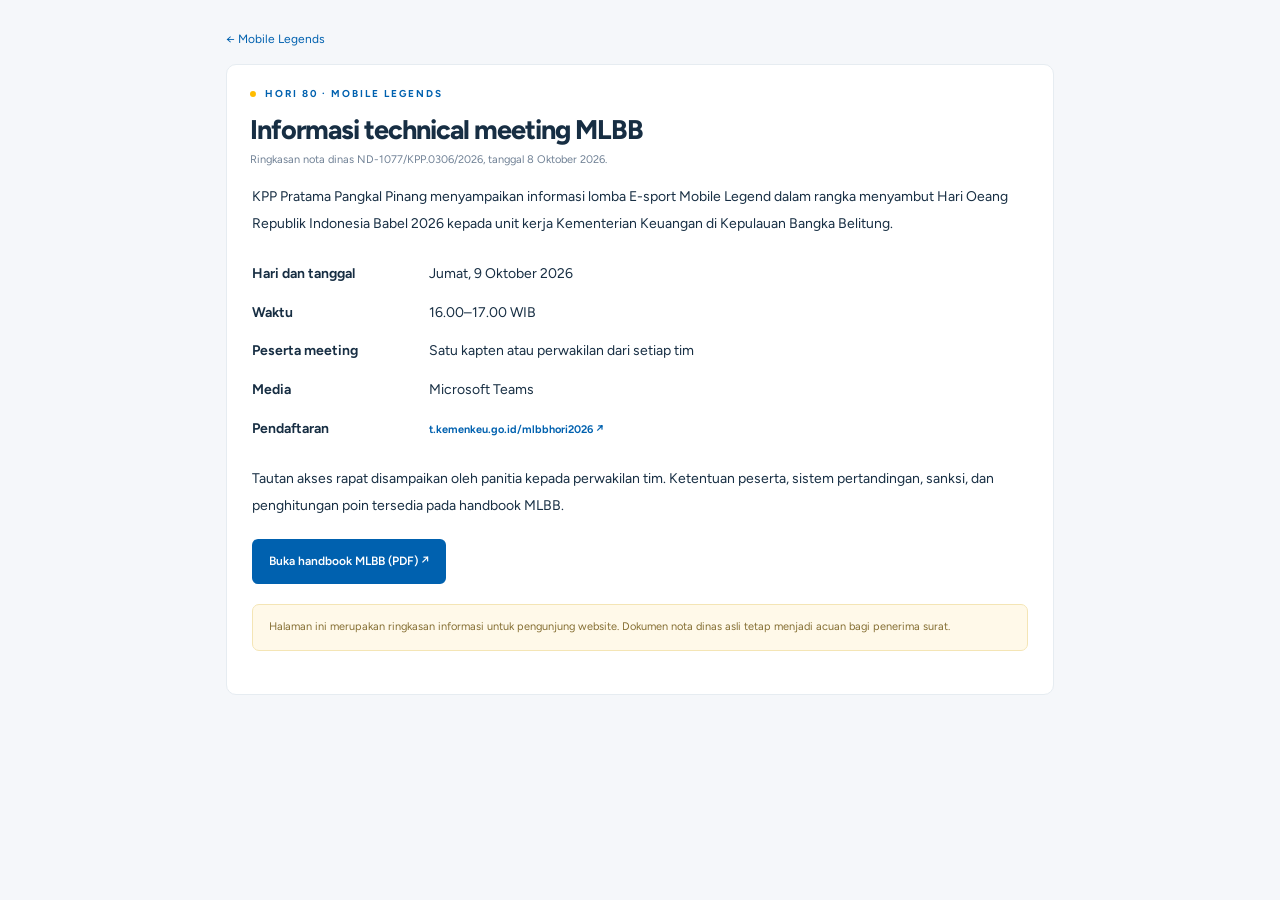
<file: frontend/handbooks/informasi-mlbb.html>
<!doctype html>
<html lang="id">
<head>
  <meta charset="utf-8">
  <meta name="viewport" content="width=device-width, initial-scale=1">
  <title>Informasi technical meeting MLBB · HORI 80 Babel</title>
  <link rel="icon" href="../assets/hori-logo-source.png">
  <link rel="stylesheet" href="../styles.css">
</head>
<body class="document-page">
  <main>
    <a class="back" href="../#cabang/mlbb">← Mobile Legends</a>
    <article class="panel">
      <header class="panel-head"><div><div class="eyebrow">HORI 80 · MOBILE LEGENDS</div><h1>Informasi technical meeting MLBB</h1><p>Ringkasan nota dinas ND-1077/KPP.0306/2026, tanggal 8 Oktober 2026.</p></div></header>
      <div class="document-body">
        <p>KPP Pratama Pangkal Pinang menyampaikan informasi lomba E-sport Mobile Legend dalam rangka menyambut Hari Oeang Republik Indonesia Babel 2026 kepada unit kerja Kementerian Keuangan di Kepulauan Bangka Belitung.</p>
        <dl class="document-facts">
          <dt>Hari dan tanggal</dt><dd>Jumat, 9 Oktober 2026</dd>
          <dt>Waktu</dt><dd>16.00–17.00 WIB</dd>
          <dt>Peserta meeting</dt><dd>Satu kapten atau perwakilan dari setiap tim</dd>
          <dt>Media</dt><dd>Microsoft Teams</dd>
          <dt>Pendaftaran</dt><dd><a class="text-link" href="https://t.kemenkeu.go.id/mlbbhori2026" target="_blank" rel="noopener noreferrer">t.kemenkeu.go.id/mlbbhori2026 ↗</a></dd>
        </dl>
        <p>Tautan akses rapat disampaikan oleh panitia kepada perwakilan tim. Ketentuan peserta, sistem pertandingan, sanksi, dan penghitungan poin tersedia pada handbook MLBB.</p>
        <p><a class="button" href="handbook-mlbb-hori-2026.pdf" target="_blank" rel="noopener noreferrer">Buka handbook MLBB (PDF) ↗</a></p>
        <div class="notice"><span>Halaman ini merupakan ringkasan informasi untuk pengunjung website. Dokumen nota dinas asli tetap menjadi acuan bagi penerima surat.</span></div>
      </div>
    </article>
  </main>
</body>
</html>
</file>
<file: frontend/styles.css>
@font-face{font-family:Figtree;src:url('assets/Figtree.ttf') format('truetype');font-weight:300 900;font-display:swap}
:root{--blue:#0061af;--yellow:#ffbc00;--ink:#172e43;--muted:#718296;--line:#e6ecf1;--bg:#f5f7fa;--nav:234px}*{box-sizing:border-box}body{margin:0;color:var(--ink);font-family:Figtree,Arial,sans-serif;background:var(--bg);font-size:14px}button,input,select{font:inherit}button,a,select{touch-action:manipulation}button{cursor:pointer}a{color:inherit;text-decoration:none}button:focus-visible,a:focus-visible,input:focus-visible,select:focus-visible{outline:3px solid var(--yellow);outline-offset:4px}.skip{position:fixed;left:0;top:-100px;z-index:20;background:white;padding:14px}.skip:focus{top:0}.sidebar{position:fixed;inset:0 auto 0 0;width:var(--nav);background:#fff;z-index:3;border-right:1px solid var(--line);padding:26px 20px;display:flex;flex-direction:column}.brand{display:flex;gap:12px;align-items:center;margin:0 6px 48px}.brand img{width:48px;height:58px;object-fit:contain}.brand>span{font-size:25px;font-weight:800;letter-spacing:-1px}.brand b{color:var(--blue)}.brand small{font-size:8px;letter-spacing:1.5px;display:block;margin-top:6px;color:var(--muted)}.nav-label{font-size:9px;letter-spacing:1.7px;color:#9aa7b3;font-weight:700;margin:0 18px 17px}nav{display:grid;gap:7px}.nav-link{padding:14px 16px;border-radius:8px;color:#697d8e;display:flex;gap:14px;align-items:center;font-size:14px;font-weight:600}.nav-link svg{width:19px;height:19px}.nav-link:hover{background:#f2f6fa}.nav-link.active{background:#eaf3fd;color:var(--blue)}.nav-link.active:after{content:'';margin-left:auto;width:6px;height:6px;border-radius:50%;background:var(--blue)}.sidebar-bottom{margin:auto 14px 0;color:#6e8293;font-size:12px;line-height:1.6;border-top:1px solid var(--line);padding-top:24px;position:relative}.sidebar-bottom b{color:var(--ink);font-weight:600}.sidebar-bottom small{display:block;font-size:10px;line-height:1.7;margin-top:17px;color:#99a5af}.region-dot{width:6px;height:6px;background:var(--yellow);border-radius:50%;position:absolute;top:31px;left:-12px}.shell{margin-left:var(--nav)}.topbar{height:72px;display:flex;justify-content:space-between;align-items:center;border-bottom:1px solid var(--line);padding:0 36px;background:white;font-size:12px;color:#677f91}.top-title b{color:#c8d3dc;margin:0 12px}.top-year{font-size:9px;letter-spacing:1.4px}.top-year b{background:#f2f6f9;padding:7px 10px;color:var(--ink);letter-spacing:0;margin-left:12px}main{max-width:1500px;margin:auto;padding:30px 36px 32px;outline:none}.eyebrow{font-size:10px;font-weight:700;letter-spacing:2px;text-transform:uppercase;color:var(--blue);display:flex;align-items:center;gap:9px}.eyebrow:before{content:'';width:6px;height:6px;border-radius:50%;background:var(--yellow)}h1,h2,h3,p{margin:0}h1{font-size:32px;font-weight:750;letter-spacing:-1px;line-height:1.15}h2{font-size:19px;letter-spacing:-.45px;font-weight:700}h3{font-size:15px;font-weight:650}.page-heading{display:flex;align-items:center;justify-content:space-between;margin-bottom:25px;gap:20px}.page-heading h1{margin:8px 0 9px}.subtitle{color:var(--muted);font-size:13px;line-height:1.6}.date-chip{font-size:11px;background:white;border:1px solid var(--line);padding:10px 13px;border-radius:6px;white-space:nowrap;display:flex;gap:8px;align-items:center}.date-chip svg{width:15px;height:15px;color:var(--blue)}.hero{position:relative;background:#eaf3fb;min-height:267px;border-radius:12px;overflow:hidden;display:flex;align-items:center;padding:32px 35px;margin-bottom:24px;border:1px solid #ddeaf6}.hero-copy{position:relative;z-index:1;width:65%}.hero h1{font-size:44px;line-height:1.07;color:#074b84;letter-spacing:-1.7px;margin:17px 0 14px;max-width:520px}.hero h1 span{display:block}.hero .subtitle{max-width:390px;color:#59788f}.hero-logo{position:absolute;right:55px;top:31px;width:194px;height:205px;object-fit:contain}.hero:after{content:'';position:absolute;right:-94px;top:-45px;width:365px;height:365px;border:1px solid #cddfea;border-radius:50%;pointer-events:none}.hero-tag{display:inline-flex;gap:8px;align-items:center;background:#fff9e4;color:#9c6c00;font-size:10px;font-weight:700;padding:7px 10px;border-radius:4px;margin-top:20px;letter-spacing:.35px}.stats{display:flex;gap:32px;align-items:center;margin:24px 0 28px;padding:0 2px}.stat{display:flex;gap:12px;align-items:center}.stat-icon{width:35px;height:35px;border-radius:9px;background:#fff;display:grid;place-items:center;border:1px solid var(--line);color:var(--blue)}.stat svg{width:17px;height:17px}.stat b{font-size:19px;display:block;line-height:1.1}.stat small{font-size:10px;color:var(--muted);display:block;margin-top:4px}.stat-divider{width:1px;height:29px;background:#dce5ec}.dashboard-grid{display:grid;grid-template-columns:minmax(0,1.65fr) minmax(270px,1fr);gap:22px}.panel{background:white;border:1px solid var(--line);border-radius:10px;overflow:hidden;min-width:0}.panel-head{padding:22px 23px 18px;display:flex;align-items:center;justify-content:space-between;gap:10px}.panel-head p{font-size:11px;color:var(--muted);margin-top:6px}.text-link{font-size:11px;color:var(--blue);font-weight:650;white-space:nowrap}.text-link:hover{text-decoration:underline}.table-wrap{overflow-x:auto}.medal-table{width:100%;border-collapse:collapse;white-space:nowrap}.medal-table th{font-weight:600;font-size:9px;letter-spacing:1px;text-transform:uppercase;color:var(--muted);background:#f9fbfd;padding:12px 12px;border-block:1px solid var(--line);text-align:center}.medal-table th:nth-child(2){text-align:left}.medal-table td{padding:15px 12px;border-bottom:1px solid #f0f3f6;text-align:center;font-size:12px}.medal-table tr:last-child td{border-bottom:0}.medal-table td:first-child{color:#97a7b6;padding-left:23px}.medal-table td:nth-child(2){text-align:left}.unit-cell{display:flex;align-items:center;gap:10px}.unit-mark{display:grid;place-items:center;width:31px;height:31px;font-size:8px;font-weight:800;border-radius:7px;background:color-mix(in srgb,var(--unit-color) 10%,white);color:var(--unit-color);border:1px solid color-mix(in srgb,var(--unit-color) 18%,white);flex:none}.unit-name{font-weight:650;font-size:11px}.unit-name small{display:block;font-weight:400;font-size:9px;color:var(--muted);margin-top:4px}.medal-dot{display:inline-block;width:7px;height:7px;border-radius:50%;margin-right:5px;background:#efb932}.medal-dot.silver{background:#a7b3c0}.medal-dot.bronze{background:#bd8660}.total{font-weight:800;color:var(--blue);background:#f8fbff}.panel-foot{padding:12px 22px;border-top:1px solid var(--line);font-size:10px;color:var(--muted);display:flex;gap:7px;align-items:flex-start;line-height:1.5}.panel-foot svg{width:13px;height:13px;flex:none}.agenda{padding:0 22px}.agenda-item{padding:16px 0;border-bottom:1px solid var(--line);display:flex;gap:13px}.agenda-item:last-child{border:0}.date-box{width:43px;height:49px;border-radius:7px;background:#f4f7fb;text-align:center;display:flex;flex-direction:column;justify-content:center;flex:none}.date-box b{font-size:19px;line-height:1.2}.date-box small{font-size:8px;color:var(--muted);letter-spacing:.8px;text-transform:uppercase}.agenda-title{font-size:12px;font-weight:650;margin-bottom:6px}.agenda-detail{font-size:10px;color:var(--muted);line-height:1.55}.type-pill{font-size:8px;background:#eaf3fd;color:var(--blue);display:inline-block;padding:4px 6px;border-radius:4px;margin-top:7px;font-weight:650}.section-row{display:flex;justify-content:space-between;align-items:center;margin:30px 0 16px}.section-row p{font-size:11px;color:var(--muted);margin-top:5px}.sport-grid{display:grid;grid-template-columns:repeat(3,minmax(0,1fr));gap:14px}.sport-card{background:white;border:1px solid var(--line);padding:19px;border-radius:9px;display:flex;gap:13px;align-items:center;position:relative;transition:transform .15s,border-color .15s}.sport-card:hover{transform:translateY(-2px);border-color:#b9d1e7}.sport-icon{display:grid;place-items:center;background:var(--sport-color);color:var(--blue);width:43px;height:43px;border-radius:9px;flex:none}.sport-icon svg{height:23px;width:23px}.sport-card h3{font-size:12px;margin-bottom:6px}.sport-card p{font-size:10px;color:var(--muted)}.sport-card .arrow{margin-left:auto;color:#a3b4c2;font-size:16px}.empty{padding:39px 24px;text-align:center;color:var(--muted)}.empty svg{width:28px;height:28px;color:#b5c7d5;margin-bottom:13px}.empty h3{color:#61798d;margin-bottom:7px;font-size:14px}.empty p{font-size:12px;line-height:1.7;max-width:390px;margin:auto}.results-empty{display:flex;align-items:center;gap:16px;text-align:left;padding:25px}.results-empty svg{margin:0;width:30px;height:30px;flex:none}.results-empty h3{font-size:12px}.results-empty p{font-size:10px;margin:0;max-width:none}.filters{display:flex;flex-wrap:wrap;gap:10px;align-items:flex-end;margin:20px 0}.filter-label{display:flex;flex-direction:column;gap:6px;font-size:10px;color:var(--muted);min-width:132px;flex:1}.filters input,.filters select{border:1px solid #dfe7ef;background:white;padding:11px 12px;border-radius:6px;color:var(--ink);min-height:40px;width:100%}.filters .reset{border:1px solid var(--line);background:#fff;padding:11px 14px;border-radius:6px;color:#677f91}.badge{display:inline-block;border-radius:4px;font-size:9px;padding:5px 7px;background:#edf3fa;color:#67829b;white-space:nowrap}.badge.official{background:#e9f6ef;color:#287c52}.badge.review{background:#fff5d7;color:#9b7206}.schedule-list{display:grid;gap:12px}.schedule-row{display:flex;align-items:center;gap:20px;padding:21px 23px}.schedule-body{flex:1;min-width:0}.schedule-body h3{font-size:14px;margin:6px 0 8px}.schedule-meta{display:flex;flex-wrap:wrap;gap:12px;color:var(--muted);font-size:11px;line-height:1.7}.schedule-meta span{display:flex;align-items:center;gap:5px}.schedule-meta svg{width:13px;height:13px;flex:none}.schedule-note{font-size:10px;line-height:1.6;color:#8090a0;margin-top:7px}.schedule-count{font-size:11px;color:var(--muted);margin-bottom:15px}.notice{background:#fff9e9;border:1px solid #f4e5b5;padding:13px 16px;border-radius:7px;color:#856f33;font-size:11px;line-height:1.7;margin:18px 0;display:flex;gap:10px}.notice svg{width:16px;height:16px;flex:none;margin-top:2px}.back{font-size:12px;color:var(--blue);display:inline-flex;align-items:center;gap:7px;margin-bottom:18px}.sport-heading{display:flex;align-items:center;gap:18px;margin-bottom:23px}.sport-heading .sport-icon{width:61px;height:61px}.sport-heading .sport-icon svg{height:32px;width:32px}.sport-heading h1{font-size:31px;margin-bottom:7px}.tabs{display:flex;border-bottom:1px solid #dce5ed;gap:26px;margin-bottom:23px;overflow-x:auto}.tab{border:0;background:transparent;white-space:nowrap;font-size:12px;font-weight:650;color:var(--muted);padding:12px 0 14px;border-bottom:2px solid transparent}.tab.active{color:var(--blue);border-color:var(--blue)}.bracket-scroll{overflow-x:auto;padding:22px}.bracket{display:grid;grid-template-columns:repeat(3,minmax(210px,1fr));gap:30px;min-width:740px}.round{display:flex;flex-direction:column;gap:20px}.round>h3{font-size:10px;letter-spacing:1.2px;color:var(--muted);margin-bottom:7px;text-transform:uppercase}.bracket-card{background:white;border:1px solid #dbe6ef;border-radius:8px;overflow:hidden;cursor:pointer;position:relative;text-align:left;padding:0;width:100%;color:var(--ink)}.bracket-card:hover{border-color:var(--blue)}.bracket-card header{padding:8px 10px;font-size:9px;background:#f7fafc;color:#7e90a0;display:flex;justify-content:space-between;gap:8px}.bracket-team{padding:12px 10px;display:flex;justify-content:space-between;gap:8px;font-size:11px;font-weight:600}.bracket-team+.bracket-team{border-top:1px solid #edf2f6}.bracket-team.pending{color:#92a2af;font-weight:400}.bracket-team.winner{background:#eef8f3;color:#2e8159}.round.final .bracket-card{margin-top:63px;border-color:#e9d389}.bronze{margin-top:19px}.bracket-legend{padding:0 23px 20px;display:flex;gap:15px;flex-wrap:wrap;color:var(--muted);font-size:10px}.rule-list{padding:0 25px 25px;list-style:none;counter-reset:rules;margin:0}.rule-list li{display:flex;gap:14px;padding:17px 0;border-bottom:1px solid var(--line);font-size:12px;line-height:1.8}.rule-list li:last-child{border:0}.rule-list li:before{counter-increment:rules;content:counter(rules,decimal-leading-zero);color:var(--blue);font-size:11px;font-weight:800;flex:none}.rules-stack{display:grid;gap:16px}.rules-stack details{background:#fff;border:1px solid var(--line);border-radius:8px}.rules-stack summary{padding:20px 23px;cursor:pointer;font-weight:650;display:list-item;margin-left:16px}.rules-stack details .rule-list{padding-top:0}.result-card{padding:21px 23px;display:flex;align-items:center;gap:18px}.result-score{font-size:28px;color:var(--blue);font-weight:750;letter-spacing:-1px}.result-card h3{font-size:13px}.result-card p{color:var(--muted);font-size:11px;margin-top:8px}.button{border:none;background:var(--blue);color:white;border-radius:6px;padding:11px 17px;font-weight:600;font-size:12px}.button.secondary{background:white;color:var(--blue);border:1px solid var(--line)}.table-basic{width:100%;border-collapse:collapse;font-size:12px;white-space:nowrap}.table-basic td,.table-basic th{padding:13px;border-bottom:1px solid var(--line);text-align:left}.table-basic th{font-size:10px;color:var(--muted);font-weight:600;background:#f7fafc}.gallery{display:grid;grid-template-columns:repeat(3,1fr);gap:16px}.gallery img{width:100%;height:200px;object-fit:cover}.gallery .panel>div{padding:16px}.gallery small{font-size:10px;color:var(--muted)}footer{margin:0 36px;padding:24px 0;border-top:1px solid var(--line);display:flex;align-items:center;gap:14px;flex-wrap:wrap;color:var(--muted);font-size:10px}footer>span{margin-right:auto}footer b{color:#b4c2cd;margin:0 6px}.refresh{font-size:10px;border:1px solid #dbe5ed;background:white;color:#647d90;border-radius:5px;padding:7px 9px}footer small{font-size:9px;color:#95a2ad}dialog{border:1px solid var(--line);border-radius:12px;max-width:640px;width:calc(100% - 32px);padding:26px;color:var(--ink);max-height:85vh;overflow:auto}dialog::backdrop{background:#102e4780}dialog h2{margin-bottom:9px}dialog h3{margin:21px 0 10px}dialog .button{margin-top:22px}#toast{position:fixed;bottom:20px;right:20px;background:var(--ink);color:#fff;max-width:400px;border-radius:8px;padding:14px 20px;z-index:30;font-size:12px;opacity:0;pointer-events:none;transition:opacity .2s}#toast.visible{opacity:1}.error-banner{background:#fff0eb;color:#9e543b;border:1px solid #f2d1c3;border-radius:6px;padding:13px 16px;margin-bottom:18px;font-size:11px;line-height:1.6}.small-label{font-size:10px;color:var(--muted);margin-bottom:10px}.full-width{grid-column:1/-1}
@media(min-width:1550px){.hero h1{font-size:51px}.hero{min-height:290px}.hero-logo{right:90px;width:230px;height:240px}.sport-grid{grid-template-columns:repeat(3,1fr)}}
@media(max-width:1160px){:root{--nav:200px}main{padding:24px}.topbar{padding:0 24px}.hero h1{font-size:37px}.hero-logo{width:155px;right:24px;top:43px;height:184px}.dashboard-grid{grid-template-columns:minmax(0,1.4fr) minmax(240px,1fr);gap:16px}.unit-name small{display:none}.medal-table td,.medal-table th{padding-left:8px;padding-right:8px}.sport-card{padding:15px;gap:10px}footer{margin:0 24px}}
@media(max-width:960px){:root{--nav:80px}.sidebar{padding:25px 12px}.brand{margin:0 0 38px;justify-content:center}.brand>span,.nav-label,.sidebar-bottom{display:none}.brand img{width:47px}.nav-link{font-size:0;gap:0;justify-content:center;padding:16px}.nav-link svg{width:21px;height:21px}.nav-link.active:after{display:none}.dashboard-grid{grid-template-columns:minmax(0,1fr) minmax(260px,.7fr)}.sport-grid{grid-template-columns:repeat(2,minmax(0,1fr))}.top-year{display:none}}
@media(max-width:760px){.dashboard-grid{grid-template-columns:1fr}.hero h1{font-size:35px}.hero-copy{width:68%}.hero-logo{width:130px;height:155px;right:20px;top:53px}.hero{padding:28px 24px}.stats{gap:18px}.stat{gap:8px}.stat small{font-size:9px}.stat b{font-size:17px}.hero .subtitle{font-size:11px}.gallery{grid-template-columns:repeat(2,1fr)}}
@media(max-width:560px){.sidebar{inset:auto 0 0 0;width:100%;height:67px;padding:0 5px;border-right:0;border-top:1px solid var(--line);background:#fff}.brand{display:none}.sidebar nav{display:flex;justify-content:space-around;gap:0;height:100%}.nav-link{flex-direction:column;font-size:8px;gap:5px;border-radius:0;padding:10px 4px;flex:1;font-weight:600}.nav-link svg{width:18px;height:18px}.nav-link.active{background:white}.shell{margin:0;padding-bottom:68px}.topbar{height:55px;padding:0 18px;font-size:10px}.top-title b{margin:0 8px}main{padding:22px 16px}.page-heading{margin-bottom:20px}.page-heading h1{font-size:27px}.date-chip{font-size:9px;padding:8px}.hero{min-height:238px;padding:24px 20px}.hero h1{font-size:31px;margin:15px 0 12px;letter-spacing:-1px}.hero-copy{width:72%}.hero-logo{width:89px;height:112px;right:13px;top:44px}.hero:after{width:250px;height:250px;right:-151px}.eyebrow{font-size:8px;letter-spacing:1.4px}.hero-tag{font-size:8px;padding:7px;margin-top:17px}.stats{gap:13px;justify-content:space-between;margin:21px 0}.stat-icon{display:none}.stat b{font-size:18px}.stat small{font-size:8px}.stat-divider{height:25px}.panel-head{padding:19px 17px 16px}.panel-head h2{font-size:17px}.medal-table td{padding:14px 8px}.medal-table td:first-child{padding-left:14px}.unit-cell{gap:7px}.unit-name{font-size:10px}.unit-mark{width:25px;height:27px;font-size:7px}.medal-table th{font-size:8px;letter-spacing:.5px}.medal-dot{width:5px;height:5px;margin-right:3px}.medal-table th:last-child{padding-right:12px}.panel-foot{padding:12px 16px;font-size:9px}.sport-grid{gap:10px}.sport-card{display:block;padding:14px}.sport-icon{width:36px;height:36px;margin-bottom:12px}.sport-card h3{font-size:11px}.sport-card p{font-size:9px;line-height:1.5}.sport-card .arrow{position:absolute;right:13px;top:21px}.section-row h2{font-size:18px}.section-row p{font-size:10px}.section-row .text-link{font-size:10px}.schedule-row{padding:17px 14px;gap:12px;align-items:flex-start}.schedule-row>.badge{display:none}.schedule-body h3{font-size:12px}.schedule-meta{font-size:10px;gap:6px}.schedule-row .date-box{width:37px}.filter-label{min-width:calc(50% - 10px)}.filters .reset{flex:none}.sport-heading .sport-icon{width:48px;height:48px;flex:none;margin:0}.sport-heading h1{font-size:26px}.sport-heading{gap:13px}.sport-heading .subtitle{font-size:11px}.tabs{gap:21px}.tab{font-size:11px}.rule-list{padding:0 19px 18px}.rule-list li{font-size:11px;padding:14px 0}.rules-stack summary{padding:18px 15px;font-size:13px}footer{margin:0 16px;gap:9px}footer>span{width:100%;font-size:9px}.gallery{grid-template-columns:1fr}#toast{bottom:78px;right:16px;left:16px}.result-card{gap:13px;padding:18px}.result-card h3{font-size:12px}.result-score{font-size:24px}.date-chip{display:none}}
@media(prefers-reduced-motion:reduce){*{transition:none!important;scroll-behavior:auto!important}}

.handbook-section{margin:0 0 24px}.handbook-section>h3{font-size:11px;color:var(--muted);margin-bottom:10px}.document-list{display:grid;grid-template-columns:repeat(auto-fit,minmax(min(100%,260px),1fr));gap:10px}.document-link{display:flex;align-items:center;gap:12px;border:1px solid var(--line);border-radius:8px;background:white;padding:15px;color:var(--ink);min-width:0}.document-link:hover{border-color:var(--blue);background:#f4f9ff}.document-link>svg{width:22px;height:22px;flex:none;color:var(--blue)}.document-link>span:nth-child(2){flex:1;min-width:0}.document-link b{display:block;font-size:12px;line-height:1.6}.document-link small{display:block;font-size:10px;color:var(--muted);margin-top:4px}.rules-documents{padding:0 24px}.rules-stack details>.notice{margin:0 24px 20px}.kickoff-section{display:grid;grid-template-columns:minmax(0,1fr) minmax(300px,420px);gap:28px;margin:0 0 28px;padding:28px;align-items:center}.kickoff-copy h2{font-size:30px;line-height:1.2;margin:14px 0 18px}.kickoff-copy .subtitle{font-size:14px;line-height:1.9}.kickoff-copy blockquote{margin:22px 0;padding:14px 18px;border-left:3px solid #f7c63d;background:#fff9e9;font-size:14px;line-height:1.7;font-weight:600}.kickoff-source{font-size:11px;color:var(--muted);margin-bottom:20px}.kickoff-copy .button{display:inline-block;line-height:1.6}.kickoff-media iframe{display:block;width:100%;height:565px;border:1px solid var(--line);border-radius:8px;background:#fff}.kickoff-media>p{font-size:10px;line-height:1.8;color:var(--muted);margin-top:10px}.bracket-team>span{min-width:0;overflow-wrap:anywhere}.document-page{background:var(--bg)}.document-page main{max-width:900px;margin:auto}.document-page h1{font-size:27px;line-height:1.3;margin-top:12px}.document-body{padding:0 25px 25px;font-size:14px;line-height:1.9}.document-body p{margin-bottom:20px}.document-body .button{display:inline-block}.document-facts{display:grid;grid-template-columns:155px minmax(0,1fr);gap:12px 22px;margin:24px 0}.document-facts dt{font-weight:650}.document-facts dd{margin:0}.document-facts a{overflow-wrap:anywhere}
@media(max-width:960px){.kickoff-section{grid-template-columns:1fr;padding:22px}.kickoff-media{width:100%;max-width:420px;margin:auto}.kickoff-copy h2{font-size:26px}}
@media(max-width:560px){.kickoff-section{padding:16px;gap:20px}.kickoff-copy .subtitle{font-size:12px}.kickoff-copy blockquote{font-size:12px}.kickoff-media iframe{height:520px}.document-link{padding:12px}.document-link b{font-size:11px}.rules-documents{padding:0 18px}.rules-stack details>.notice{margin:0 18px 18px}.document-facts{grid-template-columns:1fr;gap:4px}.document-facts dd{margin-bottom:12px}.document-body{padding:0 18px 18px}}

.poster-section{display:grid;grid-template-columns:minmax(0,1fr) minmax(230px,390px);gap:30px;margin-bottom:28px;padding:26px;align-items:center;background:linear-gradient(125deg,#fff,#edf7ff)}.poster-copy h2{font-size:32px;margin:12px 0}.poster-copy h3{font-size:19px;margin:26px 0 10px}.poster-copy .subtitle{line-height:1.8}.poster-controls{display:flex;gap:8px;flex-wrap:wrap;margin:22px 0 16px}.poster-dots{display:flex;gap:8px;margin-bottom:16px}.poster-dots button{width:30px;height:30px;border:1px solid var(--line);border-radius:50%;background:white;color:var(--blue)}.poster-dots button[aria-pressed=true]{background:var(--blue);color:white}.poster-image{padding:0;border:0;background:#dfedf7;border-radius:10px;overflow:hidden;cursor:zoom-in;position:relative;width:100%}.poster-image img{display:block;width:100%;height:510px;object-fit:contain}.poster-image span{position:absolute;bottom:10px;right:10px;background:#062f5f;color:white;padding:8px 12px;border-radius:5px;font-size:11px}#poster-dialog{max-width:950px}#poster-full{display:block;width:100%;height:auto;margin-top:16px}.admin-intro,.admin-sport{padding:24px}.admin-intro .subtitle{margin:14px 0 20px}.admin-intro>.text-link{display:inline-block;margin:12px 14px 0 0}.admin-sport h3{margin:12px 0}.admin-sport .subtitle{margin-bottom:18px}.admin-sport .button{display:inline-block}button:focus-visible,a:focus-visible{outline:3px solid #e9b915;outline-offset:3px}
@media(max-width:760px){.poster-section{grid-template-columns:1fr;padding:18px;gap:18px}.poster-copy h2{font-size:25px}.poster-copy h3{margin-top:16px}.poster-image img{height:480px}.poster-image{max-width:390px;margin:auto}}@media(max-width:560px){.poster-image img{height:410px}.poster-controls .button{font-size:11px}.nav-link{font-size:7px;padding:10px 2px}.admin-sport{padding:16px}}

.meeting-section{display:grid;grid-template-columns:minmax(0,1fr) minmax(220px,300px);align-items:center;gap:28px;padding:24px;margin-bottom:26px;background:linear-gradient(125deg,#fffdf5,#fff)}.meeting-copy h2{font-size:28px;line-height:1.25;margin:12px 0 20px}.meeting-facts{display:grid;gap:12px;margin-bottom:18px}.meeting-facts p{display:flex;align-items:center;gap:10px;font-size:13px;line-height:1.6}.meeting-facts svg{width:18px;height:18px;flex:none;color:var(--blue)}.meeting-copy>.subtitle{margin:15px 0}.meeting-poster img{height:360px}@media(max-width:760px){.meeting-section{grid-template-columns:1fr;padding:18px;gap:22px}.meeting-copy h2{font-size:23px}.meeting-poster{max-width:320px;margin:auto}.meeting-poster img{height:410px}.meeting-facts p{font-size:12px}}
.activity-section{margin-top:28px;padding:26px;background:linear-gradient(125deg,#fff,#edf7ff)}.activity-viewport{position:relative;min-height:390px}.activity-slide{display:none;grid-template-columns:minmax(0,1fr) minmax(230px,390px);gap:30px;align-items:center}.activity-slide.active{display:grid}.activity-copy h2{font-size:29px;line-height:1.25;margin:12px 0 15px}.activity-copy .subtitle{line-height:1.75}.activity-note{font-size:12px;line-height:1.7;color:#667b8e;margin:18px 0}.activity-facts{display:flex;flex-wrap:wrap;gap:12px;margin-top:18px;font-size:11px;color:var(--muted)}.activity-facts span{display:flex;align-items:center;gap:6px}.activity-facts svg{width:15px;height:15px;color:var(--blue)}.activity-media{min-width:0}.activity-media .poster-image{max-width:390px;margin:auto}.activity-media .poster-image img{height:360px}.activity-placeholder{height:360px;border:1px dashed #b9cddd;border-radius:10px;background:#f7fbff;color:var(--blue);display:grid;place-items:center;align-content:center;gap:12px;font-size:12px;font-weight:650}.activity-placeholder svg{width:35px;height:35px}.activity-controls{display:flex;gap:8px;flex-wrap:wrap;margin:22px 0 14px}.activity-dots{display:flex;gap:7px;flex-wrap:wrap;margin-bottom:10px}.activity-dots button{width:28px;height:28px;border:1px solid var(--line);border-radius:50%;background:white;color:var(--blue);font-size:10px}.activity-dots button[aria-pressed=true]{background:var(--blue);color:white}.activity-section>#activity-count{font-size:10px}.activity-slide .button{display:inline-block;margin-top:4px}@media(max-width:760px){.activity-section{padding:18px}.activity-viewport{min-height:0}.activity-slide,.activity-slide.active{grid-template-columns:1fr;gap:18px}.activity-copy h2{font-size:24px}.activity-media{order:-1}.activity-media .poster-image,.activity-placeholder{max-width:320px;margin:auto}.activity-media .poster-image img,.activity-placeholder{height:390px}.activity-controls .button{font-size:11px}}

footer .hosting-credit{color:var(--blue);text-decoration:underline;text-underline-offset:3px;line-height:1.6;overflow-wrap:anywhere}
.bracket-source{display:block;width:100%;border:0;background:transparent;padding:16px;cursor:zoom-in}.bracket-source img{display:block;max-width:100%;height:auto;margin:0 auto}
</file>
